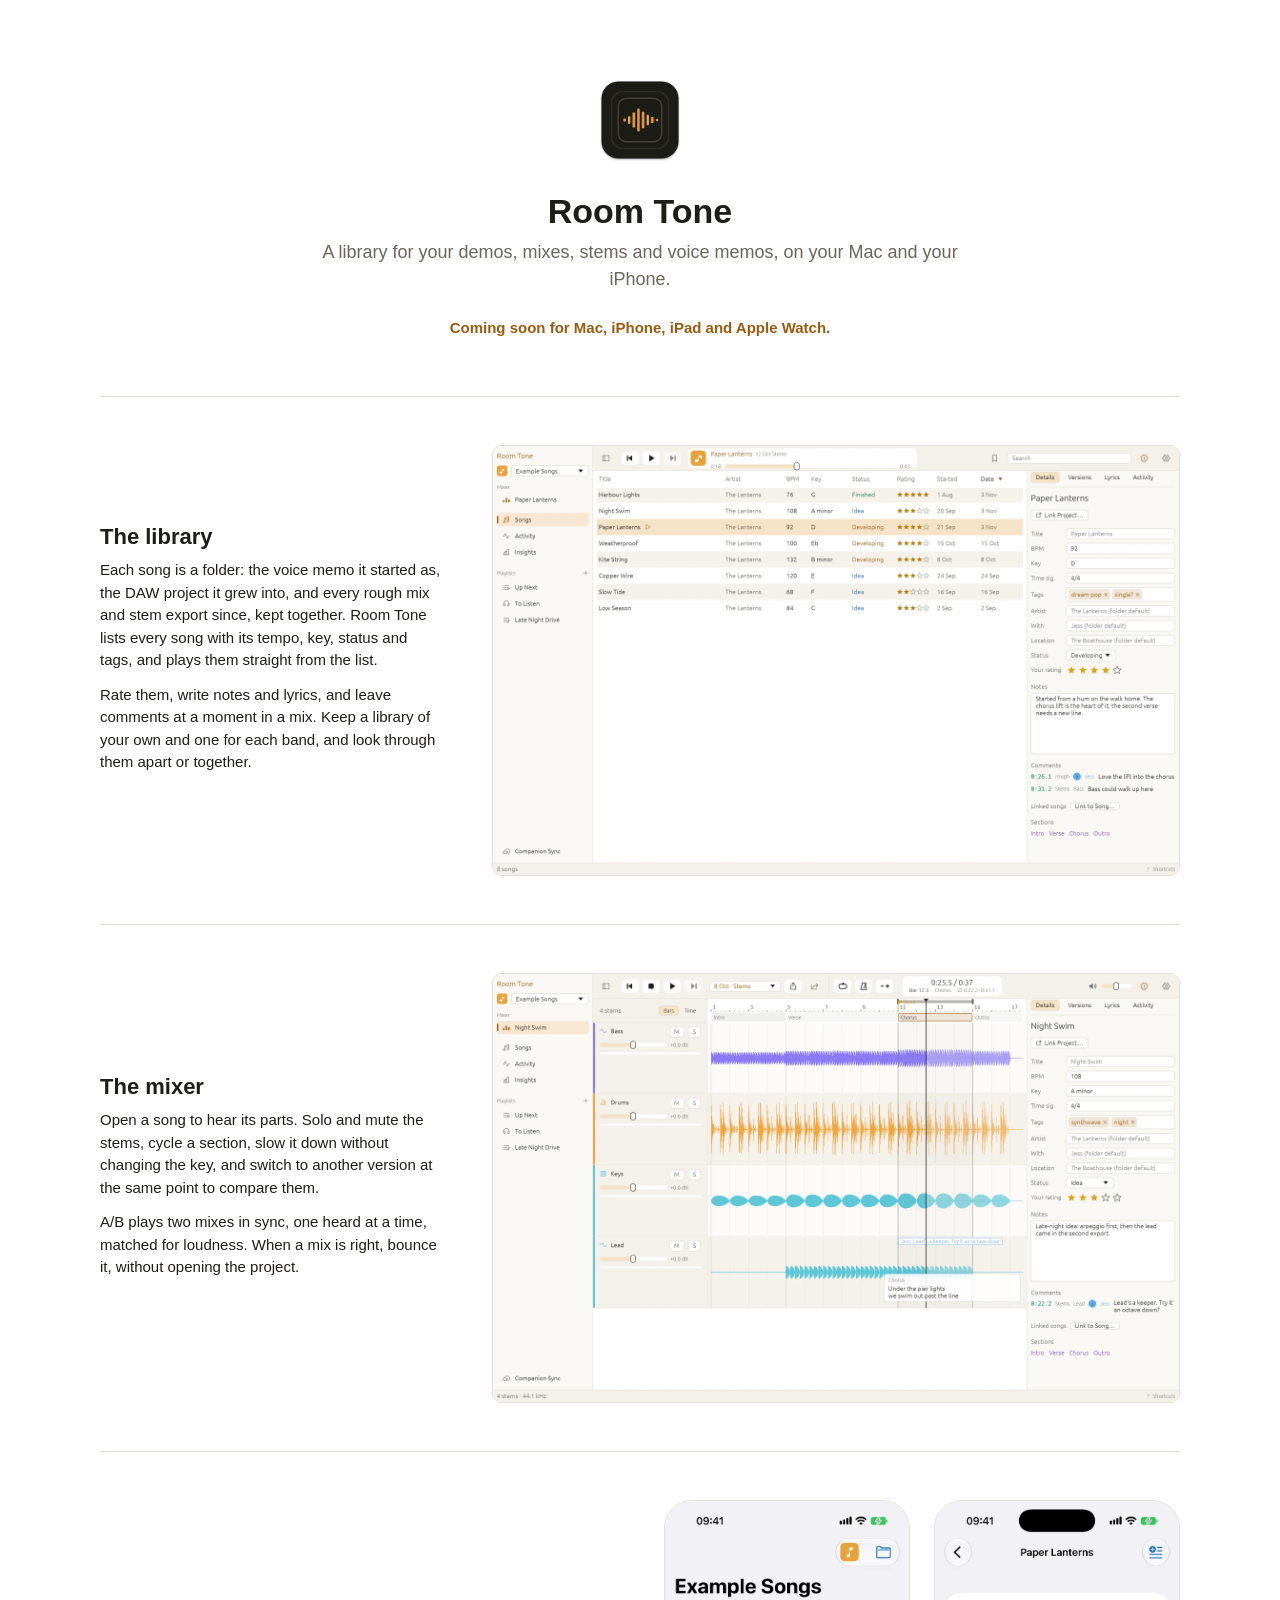
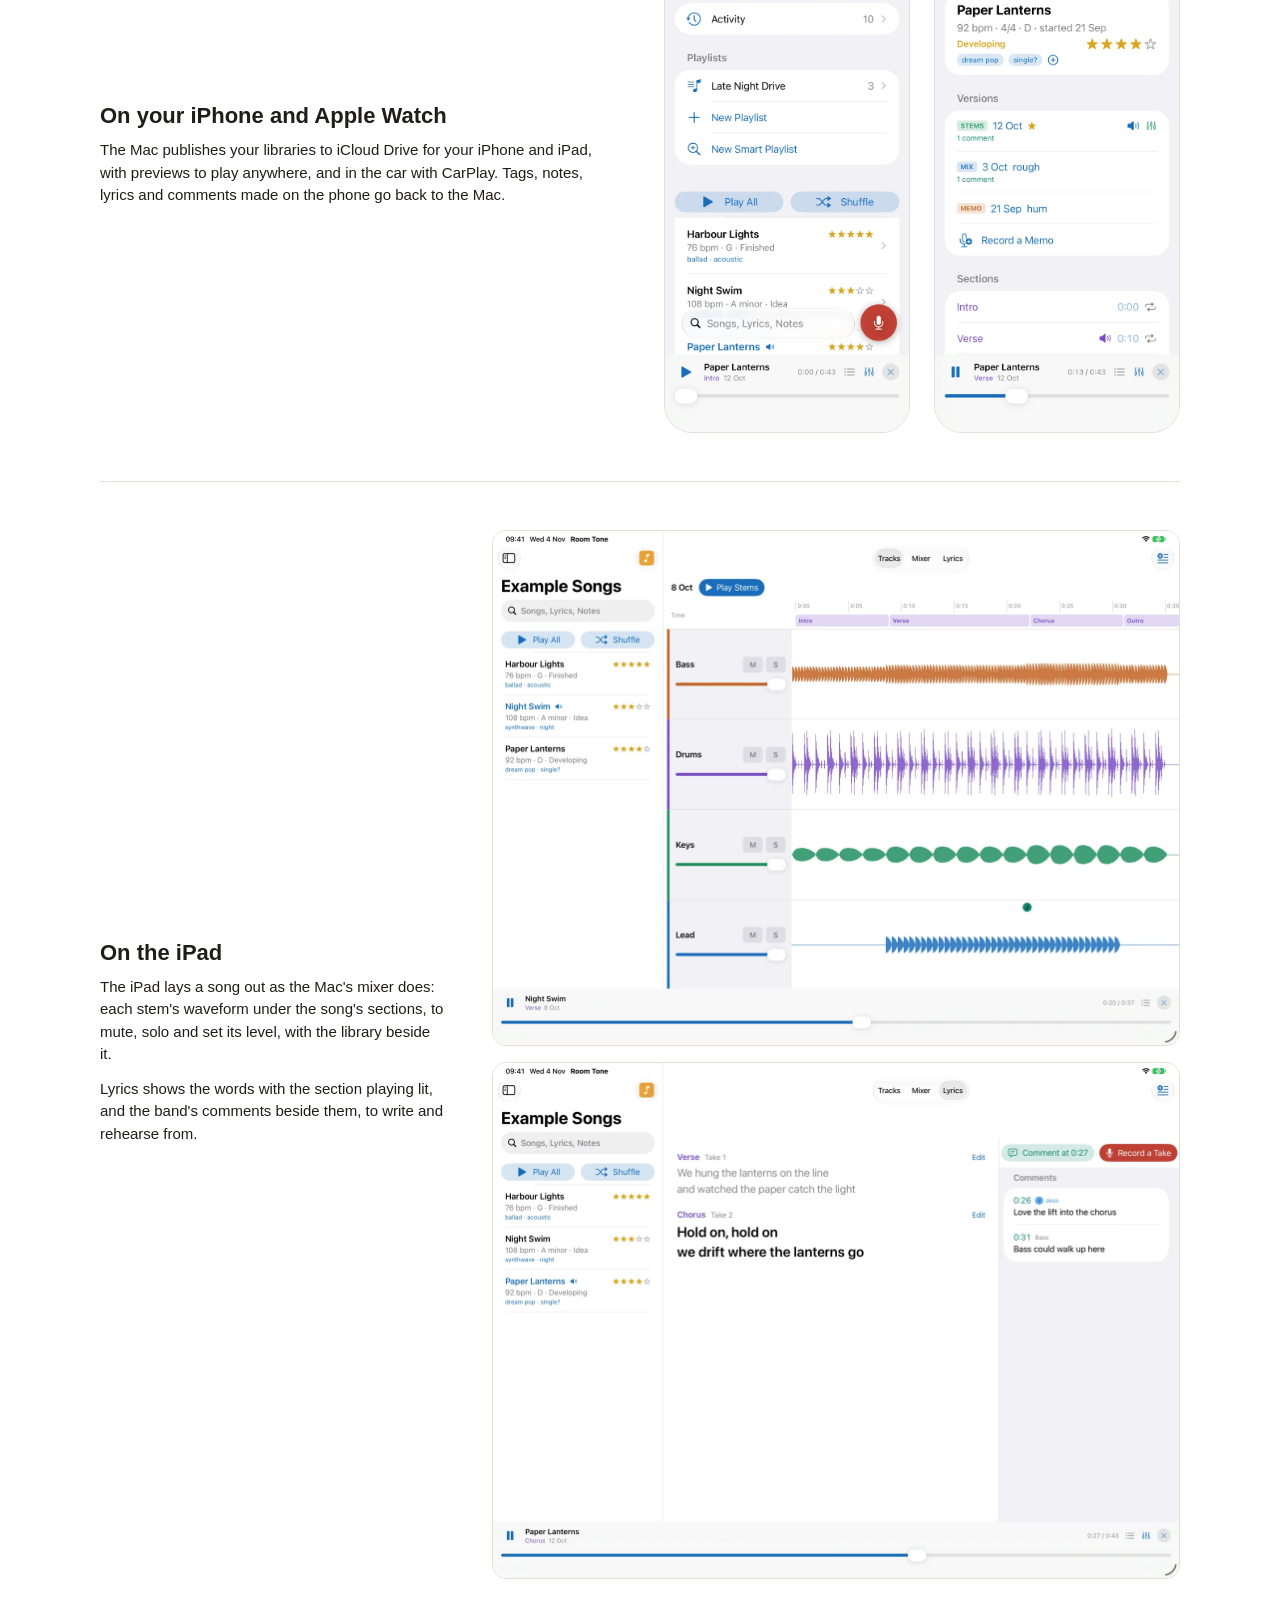
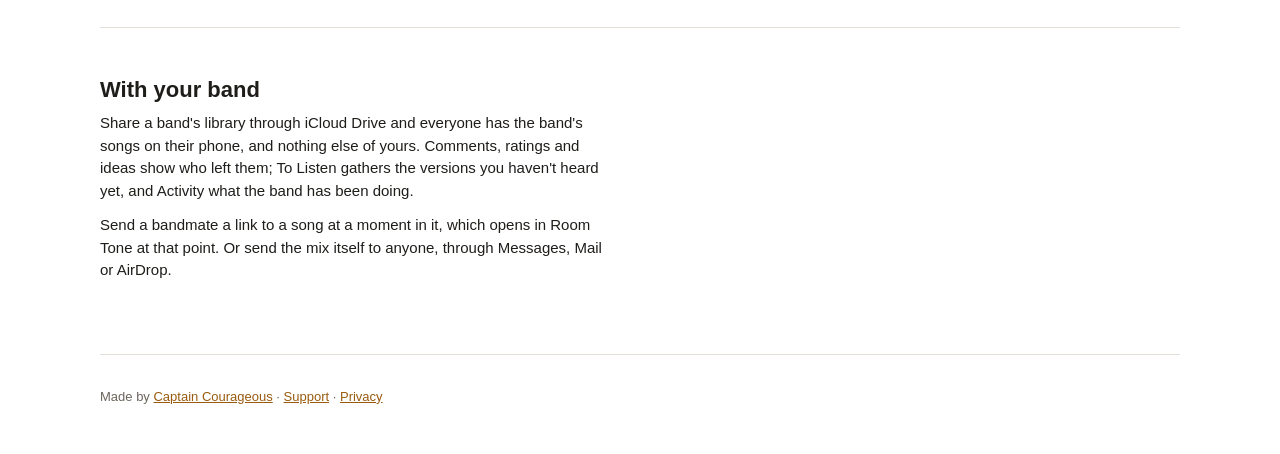
<file: index.html>
<!doctype html>
<html lang="en-GB">
<head>
  <meta charset="utf-8">
  <meta name="viewport" content="width=device-width, initial-scale=1">
  <title>Room Tone</title>
  <meta name="description" content="A library for your demos, mixes, stems and voice memos, on your Mac and your iPhone.">
  <meta property="og:title" content="Room Tone">
  <meta property="og:description" content="A library for your demos, mixes, stems and voice memos, on your Mac and your iPhone.">
  <meta property="og:image" content="https://roomtone.cloud/og.jpg">
  <meta property="og:image:width" content="1200">
  <meta property="og:image:height" content="630">
  <meta name="twitter:card" content="summary_large_image">
  <meta property="og:type" content="website">
  <meta property="og:url" content="https://roomtone.cloud/">
  <link rel="icon" href="/favicon.ico" sizes="any">
  <link rel="icon" href="/favicon-32.png" type="image/png">
  <link rel="apple-touch-icon" href="/apple-touch-icon.png">
  <link rel="stylesheet" href="style.css?5">
</head>
<body class="home">
  <header class="intro">
    <img class="icon" src="icon.png" alt="" width="96" height="96">
    <h1>Room Tone</h1>
    <p class="lead">A library for your demos, mixes, stems and voice memos, on your Mac and your iPhone.</p>
    <p class="soon">Coming soon for Mac, iPhone, iPad and Apple Watch.</p>
  </header>

  <main>
    <section class="feature wide">
      <div class="words">
        <h2>The library</h2>
        <p>Each song is a folder: the voice memo it started as, the DAW project it grew into, and every rough mix and stem export since, kept together. Room Tone lists every song with its tempo, key, status and tags, and plays them straight from the list.</p>
        <p>Rate them, write notes and lyrics, and leave comments at a moment in a mix. Keep a library of your own and one for each band, and look through them apart or together.</p>
      </div>
      <figure class="shot mac">
        <picture>
          <source srcset="images/mac-library-dark.webp" media="(prefers-color-scheme: dark)">
          <img src="images/mac-library-light.webp" alt="The library: songs with their tempo, key, status and tags, and the one playing below." width="2880" height="1800" loading="lazy">
        </picture>
      </figure>
    </section>

    <section class="feature wide">
      <div class="words">
        <h2>The mixer</h2>
        <p>Open a song to hear its parts. Solo and mute the stems, cycle a section, slow it down without changing the key, and switch to another version at the same point to compare them.</p>
        <p>A/B plays two mixes in sync, one heard at a time, matched for loudness. When a mix is right, bounce it, without opening the project.</p>
      </div>
      <figure class="shot mac">
        <picture>
          <source srcset="images/mac-mixer-dark.webp" media="(prefers-color-scheme: dark)">
          <img src="images/mac-mixer-light.webp" alt="The mixer: a song's stems as waveforms, with their levels, mutes and solos." width="2880" height="1800" loading="lazy">
        </picture>
      </figure>
    </section>

    <section class="feature">
      <div class="words">
        <h2>On your iPhone and Apple Watch</h2>
        <p>The Mac publishes your libraries to iCloud Drive for your iPhone and iPad, with previews to play anywhere, and in the car with CarPlay. Tags, notes, lyrics and comments made on the phone go back to the Mac.</p>
      </div>
      <figure class="shot phones">
        <picture>
          <source srcset="images/iphone-library-dark.webp" media="(prefers-color-scheme: dark)">
          <img src="images/iphone-library-light.webp" alt="The library on the iPhone: songs with their tempo, key, status and rating, and a playlist." width="603" height="1311" loading="lazy">
        </picture>
        <picture>
          <source srcset="images/iphone-song-dark.webp" media="(prefers-color-scheme: dark)">
          <img src="images/iphone-song-light.webp" alt="A song on the iPhone: its versions, lyrics and sections, with one playing." width="603" height="1311" loading="lazy">
        </picture>
      </figure>
    </section>

    <section class="feature wide">
      <div class="words">
        <h2>On the iPad</h2>
        <p>The iPad lays a song out as the Mac's mixer does: each stem's waveform under the song's sections, to mute, solo and set its level, with the library beside it.</p>
        <p>Lyrics shows the words with the section playing lit, and the band's comments beside them, to write and rehearse from.</p>
      </div>
      <figure class="shot ipad">
        <picture>
          <source srcset="images/ipad-tracks-dark.webp" media="(prefers-color-scheme: dark)">
          <img src="images/ipad-tracks-light.webp" alt="A song on the iPad: its stems as waveforms under its sections, with the library beside it." width="1376" height="1032" loading="lazy">
        </picture>
        <picture>
          <source srcset="images/ipad-lyrics-dark.webp" media="(prefers-color-scheme: dark)">
          <img src="images/ipad-lyrics-light.webp" alt="A song's lyrics on the iPad, the section playing lit, with comments beside them." width="1376" height="1032" loading="lazy">
        </picture>
      </figure>
    </section>

    <section class="feature">
      <div class="words">
        <h2>With your band</h2>
        <p>Share a band's library through iCloud Drive and everyone has the band's songs on their phone, and nothing else of yours. Comments, ratings and ideas show who left them; To Listen gathers the versions you haven't heard yet, and Activity what the band has been doing.</p>
        <p>Send a bandmate a link to a song at a moment in it, which opens in Room Tone at that point. Or send the mix itself to anyone, through Messages, Mail or AirDrop.</p>
      </div>
    </section>
  </main>

  <footer>
    <p>Made by <a href="https://captaincourageous.co.uk">Captain Courageous</a> · <a href="/support">Support</a> · <a href="/privacy">Privacy</a></p>
  </footer>
</body>
</html>
</file>
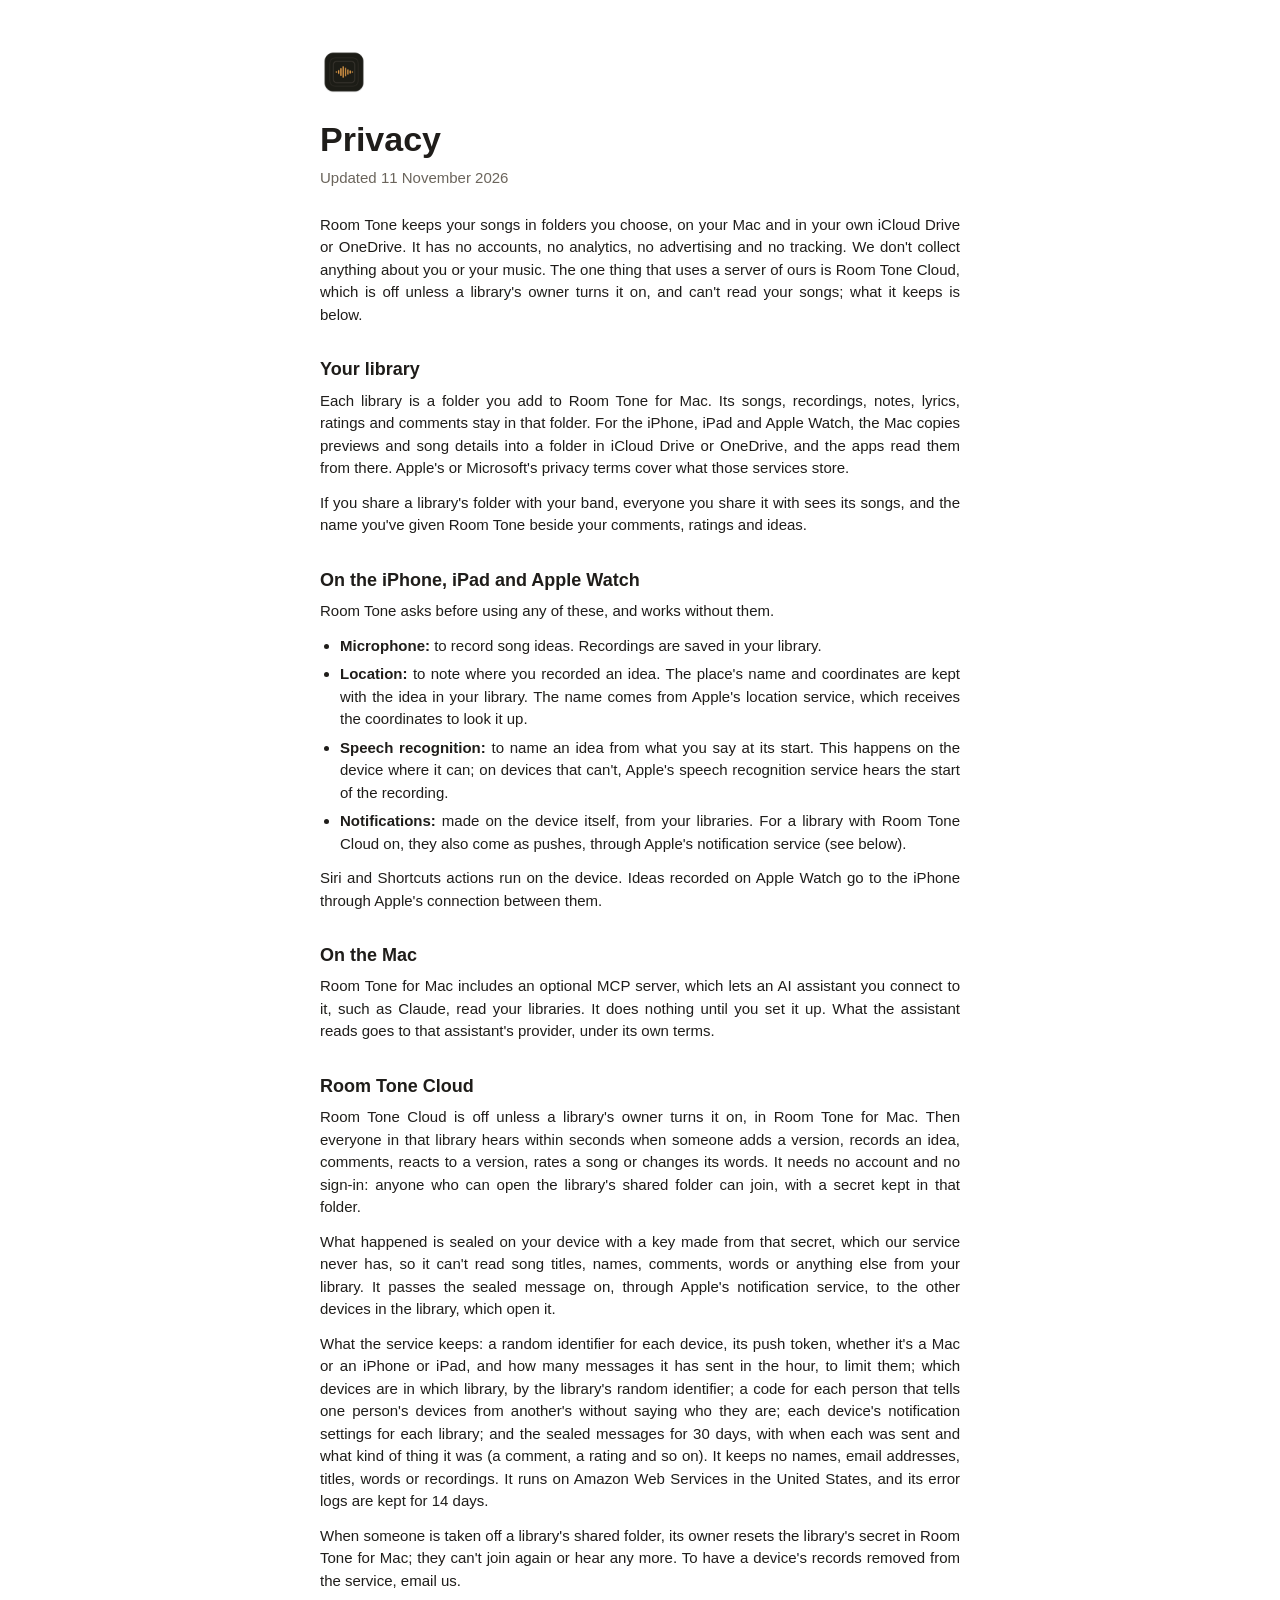
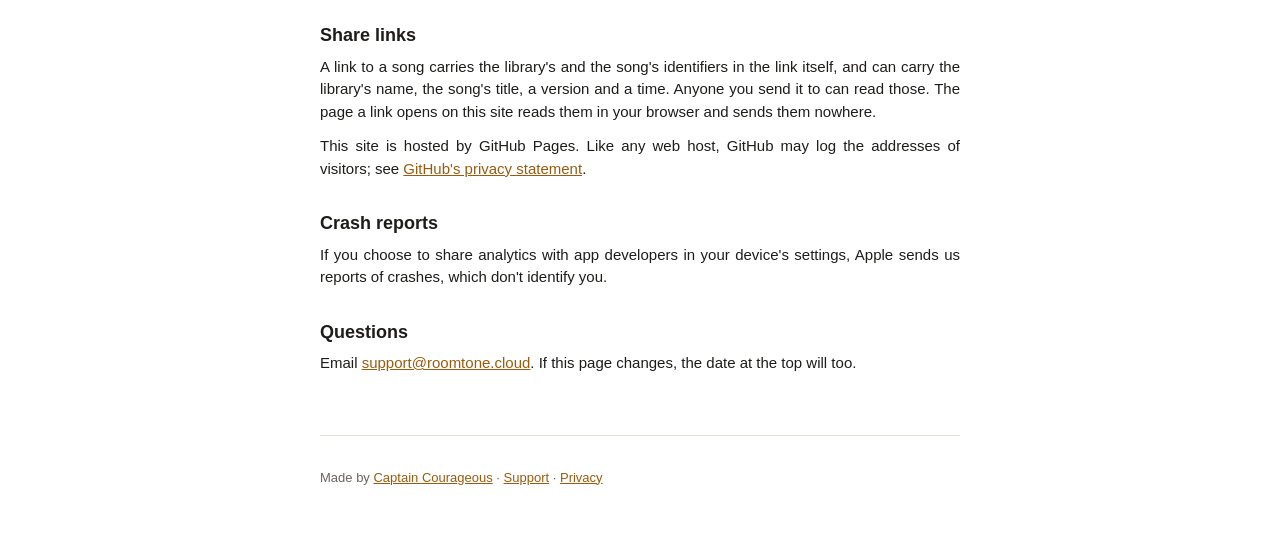
<file: privacy.html>
<!doctype html>
<html lang="en-GB">
<head>
  <meta charset="utf-8">
  <meta name="viewport" content="width=device-width, initial-scale=1">
  <title>Privacy · Room Tone</title>
  <meta name="description" content="What Room Tone does with your songs, recordings and details: it keeps them in your own folders, and collects nothing.">
  <meta property="og:title" content="Privacy · Room Tone">
  <meta property="og:description" content="What Room Tone does with your songs, recordings and details: it keeps them in your own folders, and collects nothing.">
  <meta property="og:url" content="https://roomtone.cloud/privacy">
  <meta property="og:site_name" content="Room Tone">
  <meta property="og:image" content="https://roomtone.cloud/og.jpg">
  <meta property="og:image:width" content="1200">
  <meta property="og:image:height" content="630">
  <meta name="twitter:card" content="summary_large_image">
  <link rel="icon" href="/favicon.ico" sizes="any">
  <link rel="icon" href="/favicon-32.png" type="image/png">
  <link rel="apple-touch-icon" href="/apple-touch-icon.png">
  <link rel="stylesheet" href="style.css?5">
</head>
<body class="home">
  <header class="page">
    <a href="/"><img class="icon small" src="icon.png" alt="Room Tone" width="48" height="48"></a>
    <h1>Privacy</h1>
    <p class="dim">Updated 11 November 2026</p>
  </header>

  <main class="prose">
    <p>Room Tone keeps your songs in folders you choose, on your Mac and in your own iCloud Drive or OneDrive. It has no accounts, no analytics, no advertising and no tracking. We don't collect anything about you or your music. The one thing that uses a server of ours is Room Tone Cloud, which is off unless a library's owner turns it on, and can't read your songs; what it keeps is below.</p>

    <h2>Your library</h2>
    <p>Each library is a folder you add to Room Tone for Mac. Its songs, recordings, notes, lyrics, ratings and comments stay in that folder. For the iPhone, iPad and Apple Watch, the Mac copies previews and song details into a folder in iCloud Drive or OneDrive, and the apps read them from there. Apple's or Microsoft's privacy terms cover what those services store.</p>
    <p>If you share a library's folder with your band, everyone you share it with sees its songs, and the name you've given Room Tone beside your comments, ratings and ideas.</p>

    <h2>On the iPhone, iPad and Apple Watch</h2>
    <p>Room Tone asks before using any of these, and works without them.</p>
    <ul>
      <li><strong>Microphone:</strong> to record song ideas. Recordings are saved in your library.</li>
      <li><strong>Location:</strong> to note where you recorded an idea. The place's name and coordinates are kept with the idea in your library. The name comes from Apple's location service, which receives the coordinates to look it up.</li>
      <li><strong>Speech recognition:</strong> to name an idea from what you say at its start. This happens on the device where it can; on devices that can't, Apple's speech recognition service hears the start of the recording.</li>
      <li><strong>Notifications:</strong> made on the device itself, from your libraries. For a library with Room Tone Cloud on, they also come as pushes, through Apple's notification service (see below).</li>
    </ul>
    <p>Siri and Shortcuts actions run on the device. Ideas recorded on Apple Watch go to the iPhone through Apple's connection between them.</p>

    <h2>On the Mac</h2>
    <p>Room Tone for Mac includes an optional MCP server, which lets an AI assistant you connect to it, such as Claude, read your libraries. It does nothing until you set it up. What the assistant reads goes to that assistant's provider, under its own terms.</p>

    <h2>Room Tone Cloud</h2>
    <p>Room Tone Cloud is off unless a library's owner turns it on, in Room Tone for Mac. Then everyone in that library hears within seconds when someone adds a version, records an idea, comments, reacts to a version, rates a song or changes its words. It needs no account and no sign-in: anyone who can open the library's shared folder can join, with a secret kept in that folder.</p>
    <p>What happened is sealed on your device with a key made from that secret, which our service never has, so it can't read song titles, names, comments, words or anything else from your library. It passes the sealed message on, through Apple's notification service, to the other devices in the library, which open it.</p>
    <p>What the service keeps: a random identifier for each device, its push token, whether it's a Mac or an iPhone or iPad, and how many messages it has sent in the hour, to limit them; which devices are in which library, by the library's random identifier; a code for each person that tells one person's devices from another's without saying who they are; each device's notification settings for each library; and the sealed messages for 30 days, with when each was sent and what kind of thing it was (a comment, a rating and so on). It keeps no names, email addresses, titles, words or recordings. It runs on Amazon Web Services in the United States, and its error logs are kept for 14 days.</p>
    <p>When someone is taken off a library's shared folder, its owner resets the library's secret in Room Tone for Mac; they can't join again or hear any more. To have a device's records removed from the service, email us.</p>

    <h2>Share links</h2>
    <p>A link to a song carries the library's and the song's identifiers in the link itself, and can carry the library's name, the song's title, a version and a time. Anyone you send it to can read those. The page a link opens on this site reads them in your browser and sends them nowhere.</p>
    <p>This site is hosted by GitHub Pages. Like any web host, GitHub may log the addresses of visitors; see <a href="https://docs.github.com/en/site-policy/privacy-policies/github-general-privacy-statement">GitHub's privacy statement</a>.</p>

    <h2>Crash reports</h2>
    <p>If you choose to share analytics with app developers in your device's settings, Apple sends us reports of crashes, which don't identify you.</p>

    <h2>Questions</h2>
    <p>Email <a href="mailto:support@roomtone.cloud">support@roomtone.cloud</a>. If this page changes, the date at the top will too.</p>
  </main>

  <footer>
    <p>Made by <a href="https://captaincourageous.co.uk">Captain Courageous</a> · <a href="/support">Support</a> · <a href="/privacy">Privacy</a></p>
  </footer>
</body>
</html>
</file>
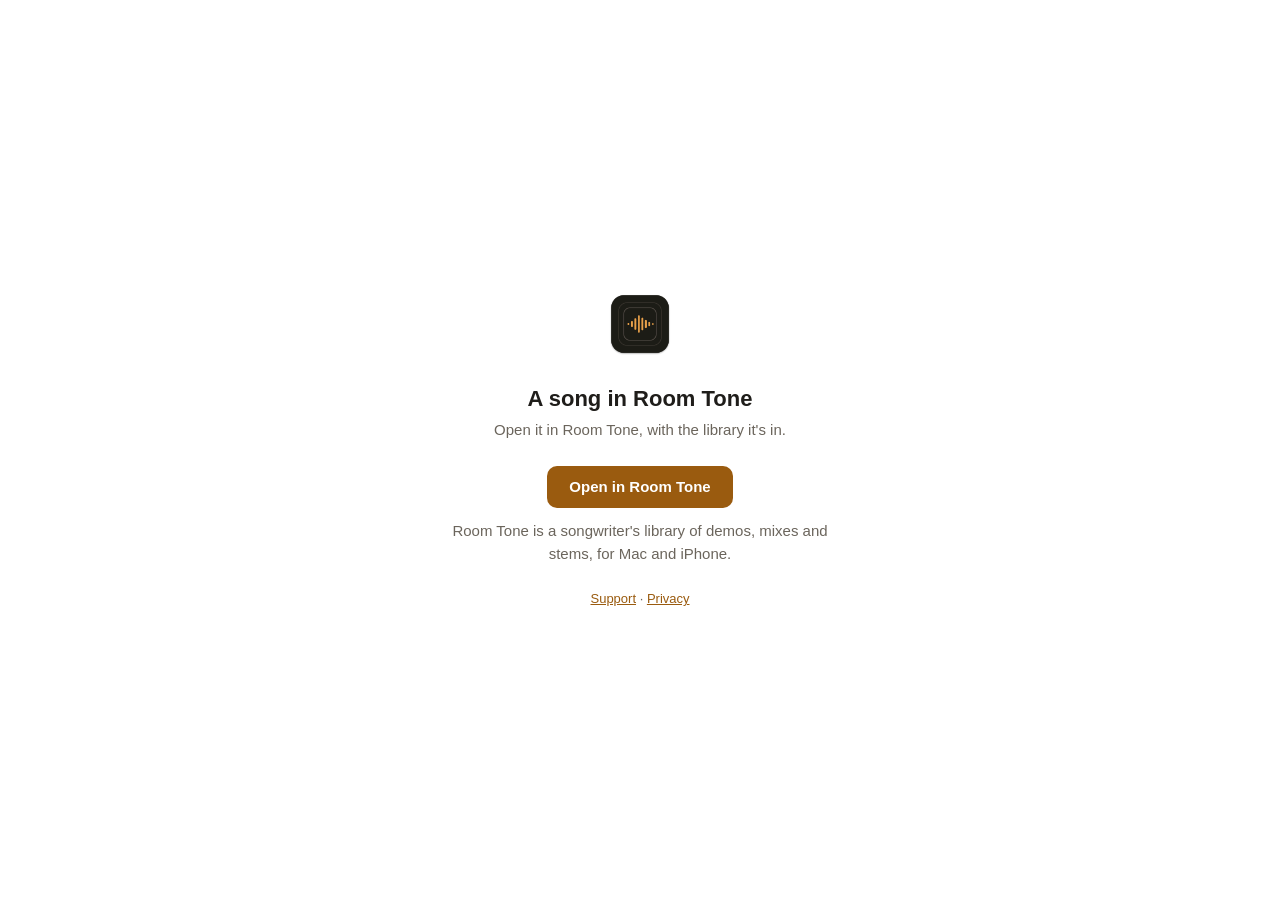
<file: song.html>
<!doctype html>
<html lang="en">
<head>
  <meta charset="utf-8">
  <meta name="viewport" content="width=device-width, initial-scale=1">
  <title>A Song in Room Tone</title>
  <meta property="og:title" content="A song in Room Tone">
  <meta property="og:description" content="Open it in Room Tone, with the library it's in.">
  <meta property="og:image" content="https://roomtone.cloud/og.jpg">
  <meta property="og:image:width" content="1200">
  <meta property="og:image:height" content="630">
  <meta property="og:site_name" content="Room Tone">
  <meta name="twitter:card" content="summary_large_image">
  <meta name="description" content="Open it in Room Tone, with the library it's in.">
  <link rel="icon" href="/favicon.ico" sizes="any">
  <link rel="icon" href="/favicon-32.png" type="image/png">
  <link rel="apple-touch-icon" href="/apple-touch-icon.png">
  <link rel="stylesheet" href="style.css?5">
</head>
<body class="link">
  <main>
    <img src="icon.png" alt="">
    <h1 id="title">A song in Room Tone</h1>
    <p id="library">Open it in Room Tone, with the library it's in.</p>
    <a class="open" id="open" href="roomtone://song">Open in Room Tone</a>
    <p>Room Tone is a songwriter's library of demos, mixes and stems, for Mac and iPhone.</p>
    <p class="links"><a href="/support">Support</a> · <a href="/privacy">Privacy</a></p>
  </main>
  <script>
    // The same link in the app's own form. The library and song are only ever in the link, never
    // sent anywhere.
    const query = new URLSearchParams(location.search);
    const app = "roomtone://song" + location.search;
    document.getElementById("open").href = app;
    const name = query.get("name");
    if (name) document.getElementById("library").textContent = "In “" + name + "”.";
    // What it is, as the app named it ("Night Drive – 19 Oct rough"); for a link made before
    // links carried that, its version's file or folder name.
    const version = (query.get("version") || "").split("/").pop().replace(/\.[^.]+$/, "").replace(/_/g, " ");
    const title = query.get("title") || version;
    if (title) {
      document.getElementById("title").textContent = title;
      document.title = title + " · Room Tone";
    }
    // On a Mac, straight on to the app. On an iPhone or iPad with Room Tone the link opens the
    // app without this page; here, a tap on the button, as trying the app's link unasked shows
    // an error where it isn't installed.
    const touch = /iPhone|iPad|iPod|Android/.test(navigator.userAgent) || navigator.maxTouchPoints > 1;
    if (query.get("song") && !touch) location.href = app;
  </script>
</body>
</html>
</file>
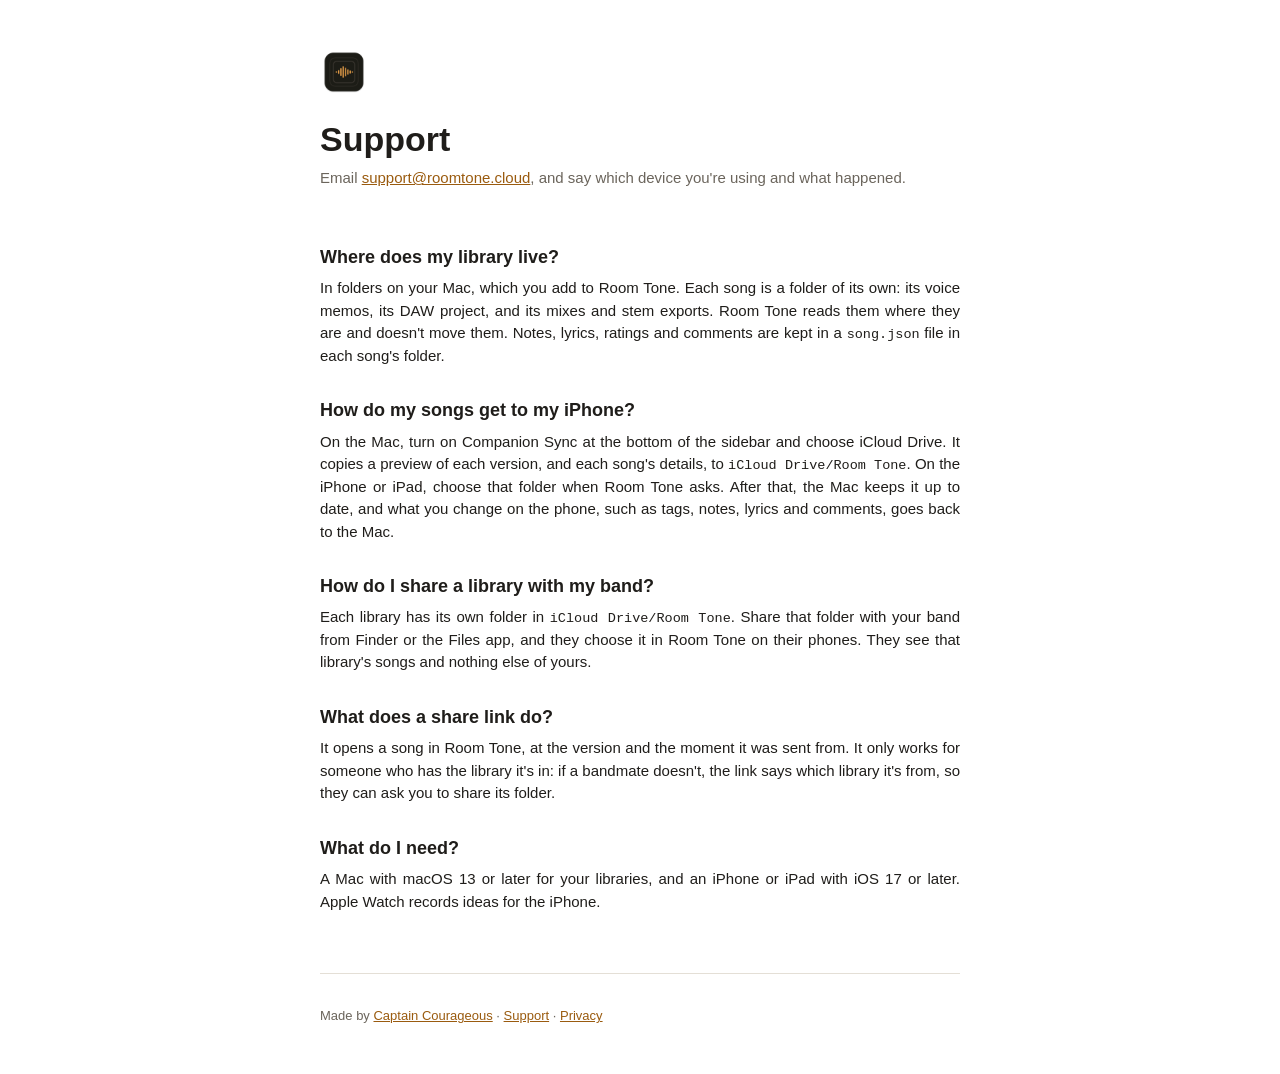
<file: support.html>
<!doctype html>
<html lang="en-GB">
<head>
  <meta charset="utf-8">
  <meta name="viewport" content="width=device-width, initial-scale=1">
  <title>Support · Room Tone</title>
  <meta name="description" content="Help with Room Tone: where your library lives, getting songs onto your iPhone, and sharing with your band.">
  <meta property="og:title" content="Support · Room Tone">
  <meta property="og:description" content="Help with Room Tone: where your library lives, getting songs onto your iPhone, and sharing with your band.">
  <meta property="og:url" content="https://roomtone.cloud/support">
  <meta property="og:site_name" content="Room Tone">
  <meta property="og:image" content="https://roomtone.cloud/og.jpg">
  <meta property="og:image:width" content="1200">
  <meta property="og:image:height" content="630">
  <meta name="twitter:card" content="summary_large_image">
  <link rel="icon" href="/favicon.ico" sizes="any">
  <link rel="icon" href="/favicon-32.png" type="image/png">
  <link rel="apple-touch-icon" href="/apple-touch-icon.png">
  <link rel="stylesheet" href="style.css?5">
</head>
<body class="home">
  <header class="page">
    <a href="/"><img class="icon small" src="icon.png" alt="Room Tone" width="48" height="48"></a>
    <h1>Support</h1>
    <p class="dim">Email <a href="mailto:support@roomtone.cloud">support@roomtone.cloud</a>, and say which device you're using and what happened.</p>
  </header>

  <main class="prose">
    <h2>Where does my library live?</h2>
    <p>In folders on your Mac, which you add to Room Tone. Each song is a folder of its own: its voice memos, its DAW project, and its mixes and stem exports. Room Tone reads them where they are and doesn't move them. Notes, lyrics, ratings and comments are kept in a <code>song.json</code> file in each song's folder.</p>

    <h2>How do my songs get to my iPhone?</h2>
    <p>On the Mac, turn on Companion Sync at the bottom of the sidebar and choose iCloud Drive. It copies a preview of each version, and each song's details, to <code>iCloud Drive/Room Tone</code>. On the iPhone or iPad, choose that folder when Room Tone asks. After that, the Mac keeps it up to date, and what you change on the phone, such as tags, notes, lyrics and comments, goes back to the Mac.</p>

    <h2>How do I share a library with my band?</h2>
    <p>Each library has its own folder in <code>iCloud Drive/Room Tone</code>. Share that folder with your band from Finder or the Files app, and they choose it in Room Tone on their phones. They see that library's songs and nothing else of yours.</p>

    <h2>What does a share link do?</h2>
    <p>It opens a song in Room Tone, at the version and the moment it was sent from. It only works for someone who has the library it's in: if a bandmate doesn't, the link says which library it's from, so they can ask you to share its folder.</p>

    <h2>What do I need?</h2>
    <p>A Mac with macOS 13 or later for your libraries, and an iPhone or iPad with iOS 17 or later. Apple Watch records ideas for the iPhone.</p>
  </main>

  <footer>
    <p>Made by <a href="https://captaincourageous.co.uk">Captain Courageous</a> · <a href="/support">Support</a> · <a href="/privacy">Privacy</a></p>
  </footer>
</body>
</html>
</file>
<file: style.css>
/* Room Tone's own colours: Studio in the dark, Paper in the light. */
:root {
  --bg: #ffffff;
  --panel: #f4f1ec;
  --line: #e4dfd6;
  --text: #1f1d1a;
  --text-dim: #6b655c;
  --accent: #9a5b0f;
  --on-accent: #ffffff;
  color-scheme: light dark;
}
@media (prefers-color-scheme: dark) {
  :root {
    --bg: #171613;
    --panel: #1f1d1a;
    --line: #2e2b26;
    --text: #f3efe8;
    --text-dim: #a39c90;
    --accent: #e8a04a;
    --on-accent: #1a1713;
  }
}
* { box-sizing: border-box; }
body {
  margin: 0;
  background: var(--bg);
  color: var(--text);
  font: 15px/1.5 -apple-system, BlinkMacSystemFont, "Helvetica Neue", sans-serif;
}
a { color: var(--accent); }
a:focus-visible { outline: 2px solid var(--text); outline-offset: 3px; border-radius: 4px; }
.open {
  display: inline-block;
  margin: 20px 0 12px;
  padding: 10px 22px;
  border-radius: 10px;
  background: var(--accent);
  color: var(--on-accent);
  font-weight: 600;
  text-decoration: none;
}

/* The song page, where share links land: one card in the middle. */
body.link {
  min-height: 100vh;
  display: grid;
  place-items: center;
  padding: 24px 16px;
}
.link main { max-width: 420px; text-align: center; }
.link img { width: 72px; height: 72px; border-radius: 16px; }
.link h1 { font-size: 22px; font-weight: 600; margin: 16px 0 4px; }
.link p { margin: 0 0 4px; color: var(--text-dim); }
.link .links { margin-top: 24px; font-size: 13px; }

/* The home page. */
.home { padding: 0 16px; }
.intro {
  max-width: 640px;
  margin: 0 auto;
  padding: 72px 0 56px;
  text-align: center;
}
.icon { width: 96px; height: 96px; border-radius: 21px; }
.intro h1 { font-size: 34px; line-height: 1.2; font-weight: 600; margin: 16px 0 8px; }
.lead { font-size: 18px; color: var(--text-dim); margin: 0; }
.soon { margin: 24px 0 0; font-weight: 600; color: var(--accent); }

main { max-width: 1080px; margin: 0 auto; }
.feature {
  display: grid;
  gap: 24px 48px;
  padding: 48px 0;
  border-top: 1px solid var(--line);
}
.feature h2 { font-size: 22px; line-height: 1.3; font-weight: 600; margin: 0 0 8px; }
.feature p { margin: 0 0 12px; max-width: 34em; }
.shot { margin: 0; }
.shot img { display: block; width: 100%; height: auto; }
.mac img { border-radius: 10px; border: 1px solid var(--line); }
.phones { display: flex; justify-content: center; gap: 24px; }
.phones picture { flex: 0 1 260px; }
.phones img { border-radius: 28px; border: 1px solid var(--line); }
.ipad { display: grid; gap: 16px; }
.ipad img { border-radius: 14px; border: 1px solid var(--line); }
@media (min-width: 820px) {
  .feature { grid-template-columns: 1fr 2fr; align-items: center; }
  .feature:not(.wide) { grid-template-columns: 1fr 1fr; }
  .feature .words { padding-bottom: 12px; }
}

/* Pages of text: privacy and support. */
.page {
  max-width: 640px;
  margin: 0 auto;
  padding: 48px 0 24px;
}
.icon.small { width: 48px; height: 48px; border-radius: 11px; }
.page h1 { font-size: 34px; line-height: 1.2; font-weight: 600; margin: 16px 0 8px; }
.dim { color: var(--text-dim); margin: 0; }
.prose { max-width: 640px; padding-bottom: 48px; }
.prose h2 { font-size: 18px; line-height: 1.3; font-weight: 600; margin: 32px 0 8px; }
.prose p, .prose ul { margin: 0 0 12px; }
.prose ul { padding-left: 20px; }
.prose li { margin-bottom: 6px; }
/* Justified, with hyphens to keep the spacing even in a narrow column. */
.prose p, .prose li { text-align: justify; hyphens: auto; }
/* A folder's path: in a monospace font only, with no box round it to look like spaces. */
.prose code { font: 0.9em ui-monospace, SFMono-Regular, Menlo, monospace; }

footer {
  max-width: 1080px;
  margin: 0 auto;
  padding: 32px 0 48px;
  border-top: 1px solid var(--line);
  font-size: 13px;
  color: var(--text-dim);
}
footer p { margin: 0; }
.prose + footer { max-width: 640px; }
</file>
